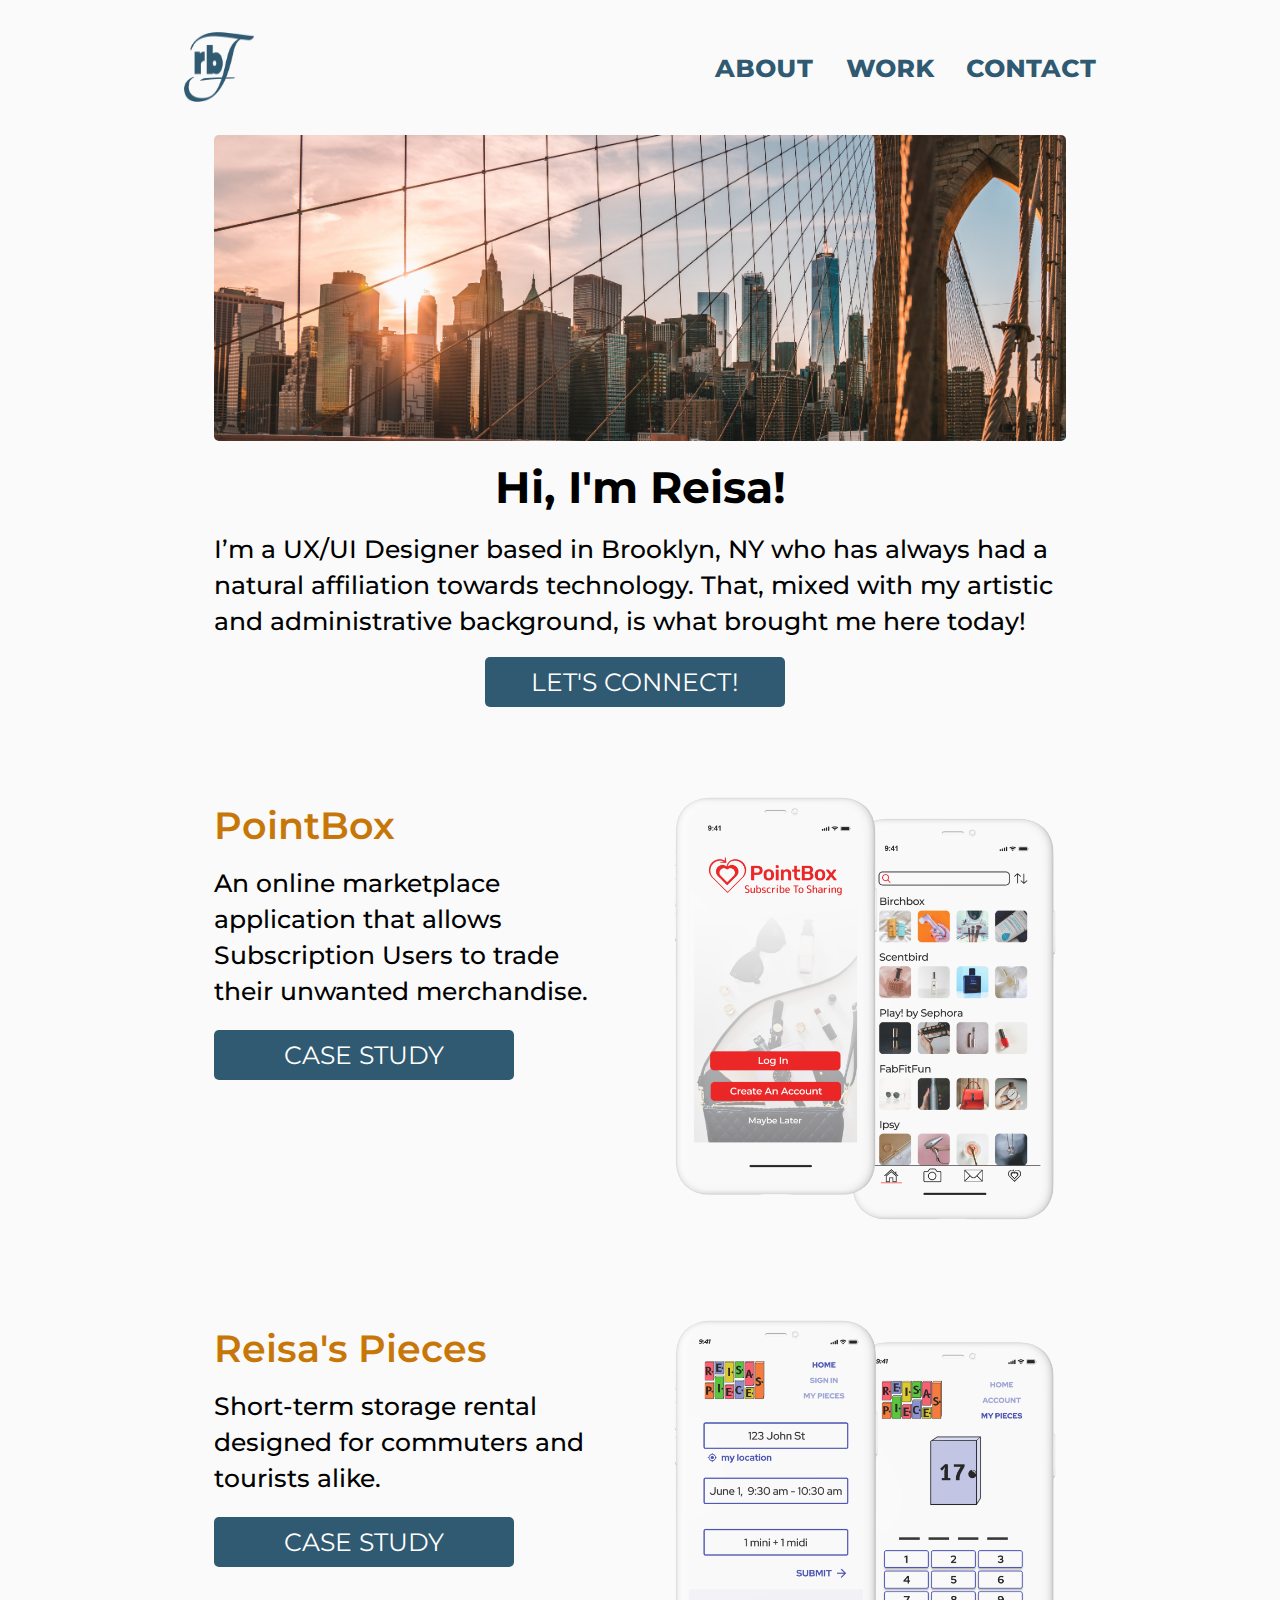
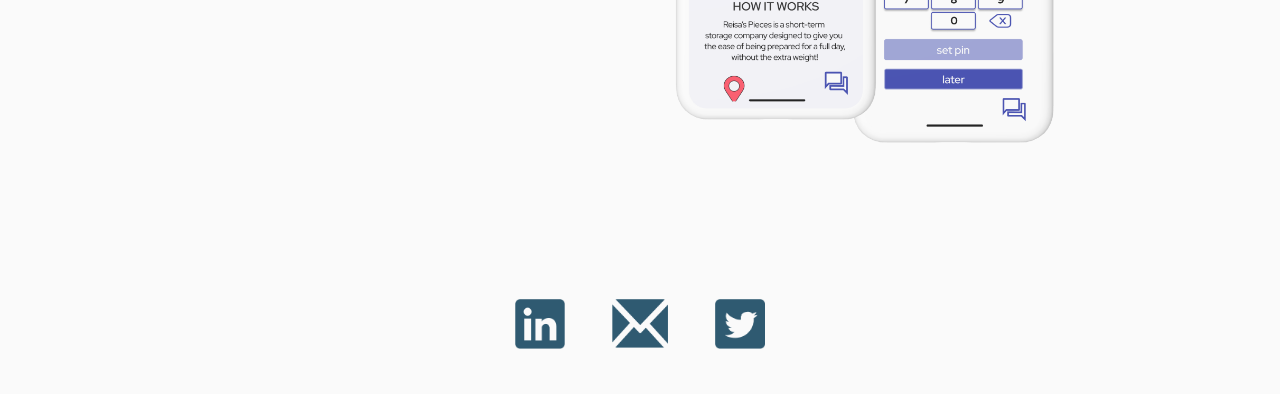
<file: index.html>
<!DOCTYPE html>
<html lang="en">
  <head>
    <meta name="viewport" content="width=device-width, initial-scale=1">
    <title>Reisa Brooke</title>
    <link rel="stylesheet" href="css/reset.css">
    <link rel="stylesheet" href="css/style.css">
    <link href="https://fonts.googleapis.com/css2?family=Montserrat:wght@400;500;700&display=swap" rel="stylesheet">
    <link rel="icon" type="image/png" href="/images/favicon.png" />
  </head>
  <body>
    <nav>
      <div class="logo">
        <a href="index.html"><img src="./images/RBF_Logo.png" alt="Personalized RBF Logo"></a>
      </div>
      <div class="links">
        <a href="about.html">about</a>
        <a href="#project">work</a>
        <a href="contact.html">contact</a>
      </div>
    </nav>
    <div class="verticalalignment">
<!-- Personal Intro -->
      <section class="introindex">
        <div class="HeroImage"><img src="./images/LinkedInBackgroundShort.jpg" alt="Picture of Reisa laughing"></div>
        <div class="bioindex">
          <h1 class="reisa">Hi, I'm Reisa!</h1>
          <p>I’m a UX/UI Designer based in Brooklyn, NY who has always had a natural affiliation towards technology. That, mixed with my artistic and administrative background, is what brought me here today!</p>
          <form action="contact.html"><button class="indexconnectbtn">let's connect!</button></form>
        </div>
      </section>
<!-- Case Studies -->
      <a id="project"></a>
      <section class="pbhomepage">
        <div class="PointBoxIndex"><img src="./images/HFM_Homepage.png" alt="PointBox Mockup Screens"></div>
        <div class="pbindex">
          <h3>PointBox</h3>
          <p>An online marketplace application that allows Subscription Users to trade their unwanted merchandise. </p>
          <form action="project.html"><button class="casestudybtn">case study</button></form>
        </div>
      </section>
      <section class="pbhomepage">
        <div class="PointBoxIndex"><img src="./images/RP_Homepage.png" alt="Reisa's Pieces Mockup Screens"></div>
        <div class="pbindex">
          <h3><a id="project"></a>Reisa's Pieces</h3>
          <p>Short-term storage rental designed for commuters and tourists alike.</p>
          <form action="project2.html"><button class="casestudybtn">case study</button></form>
        </div>
      </section>
      <br>
    </div>
    <footer>
      <div class="linkedin"><a href="https://www.linkedin.com/in/reisa-forster/" target="_blank"><img src="./images/LinkedIn.png" alt="LinkedIn Icon"></a></div>
      <div class="mail"><a href="contact.html"><img src="./images/Mail.png" alt="Mail Icon"></a></div>
      <div class="twitter"><a href="https://twitter.com/reisa_brooke" target="_blank"><img src="./images/Twitter.png" alt="Twitter Icon"></a></div>
    </footer>
<!-- Global site tag (gtag.js) - Google Analytics -->
    <script async src="https://www.googletagmanager.com/gtag/js?id=UA-173366020-1"></script>
      <script>
        window.dataLayer = window.dataLayer || [];
        function gtag(){dataLayer.push(arguments);}
        gtag('js', new Date());

        gtag('config', 'UA-173366020-1');
      </script>
  </body>
</html>
</file>
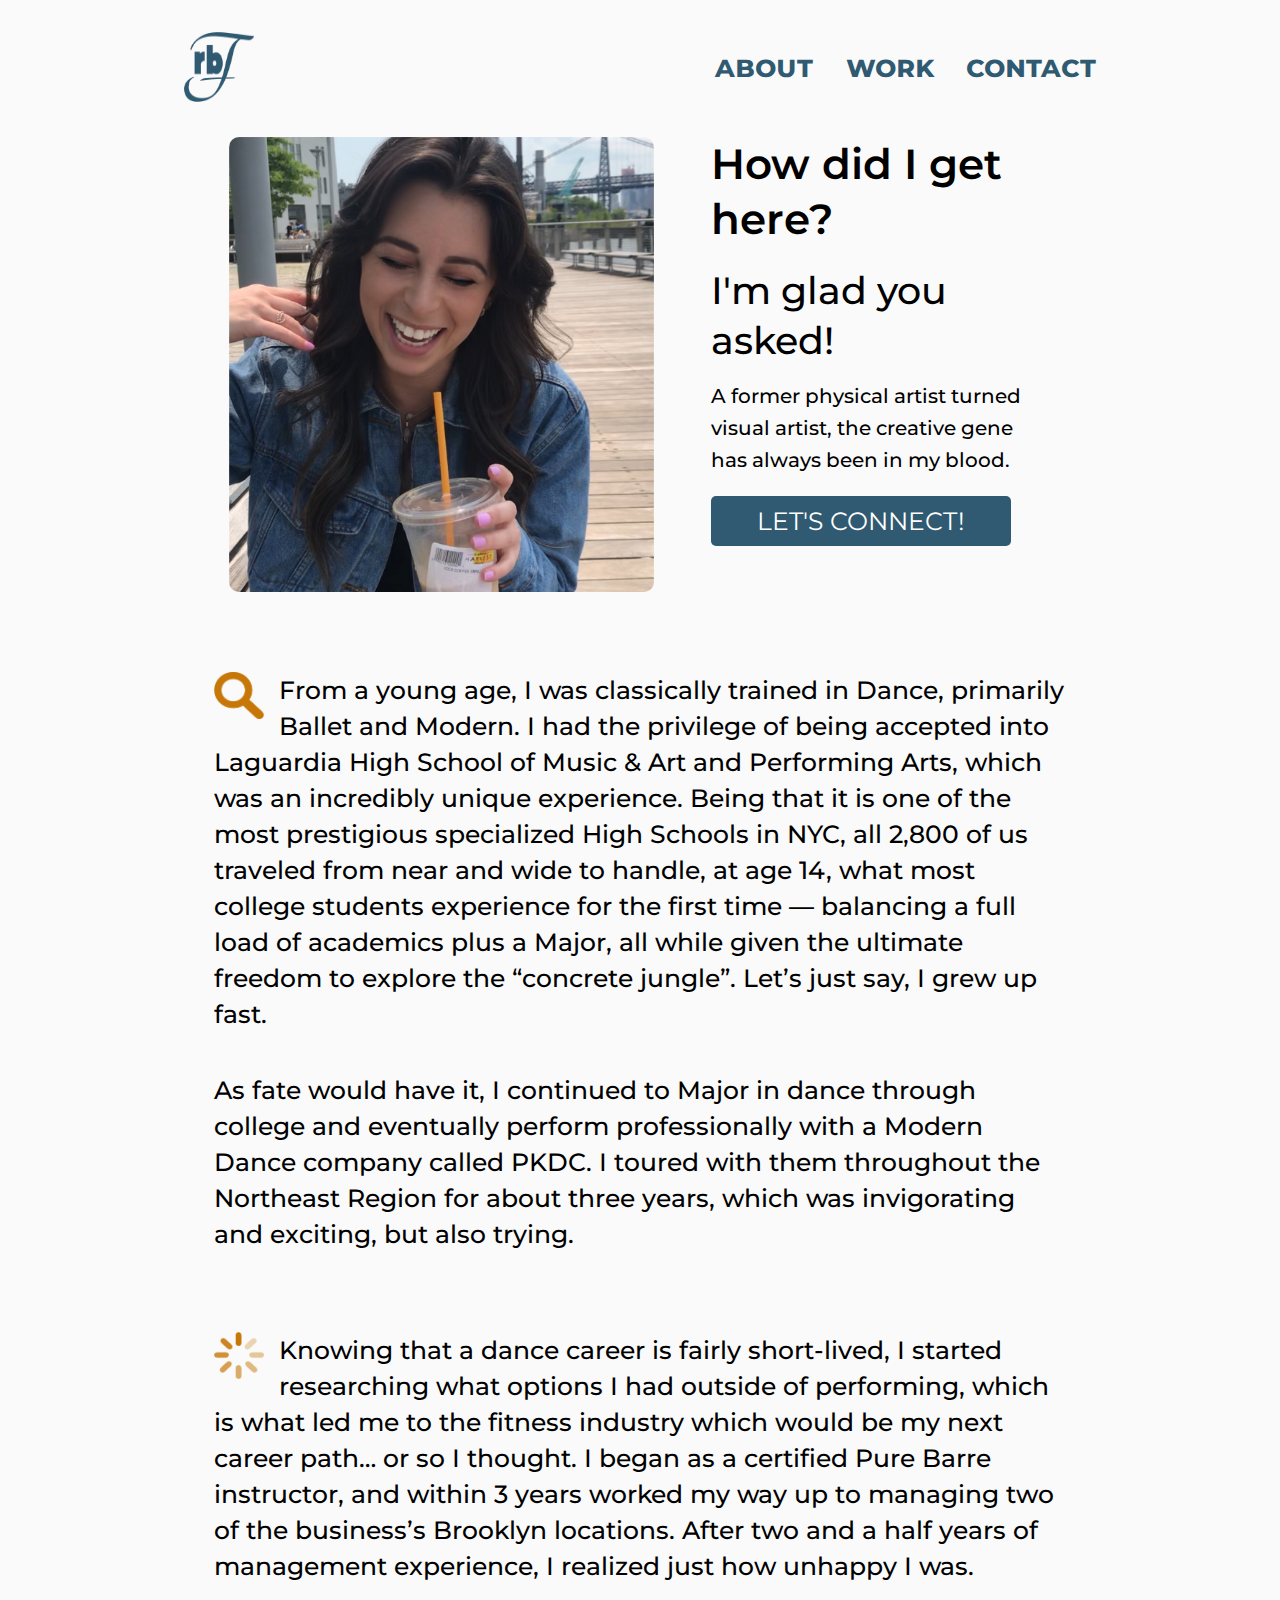
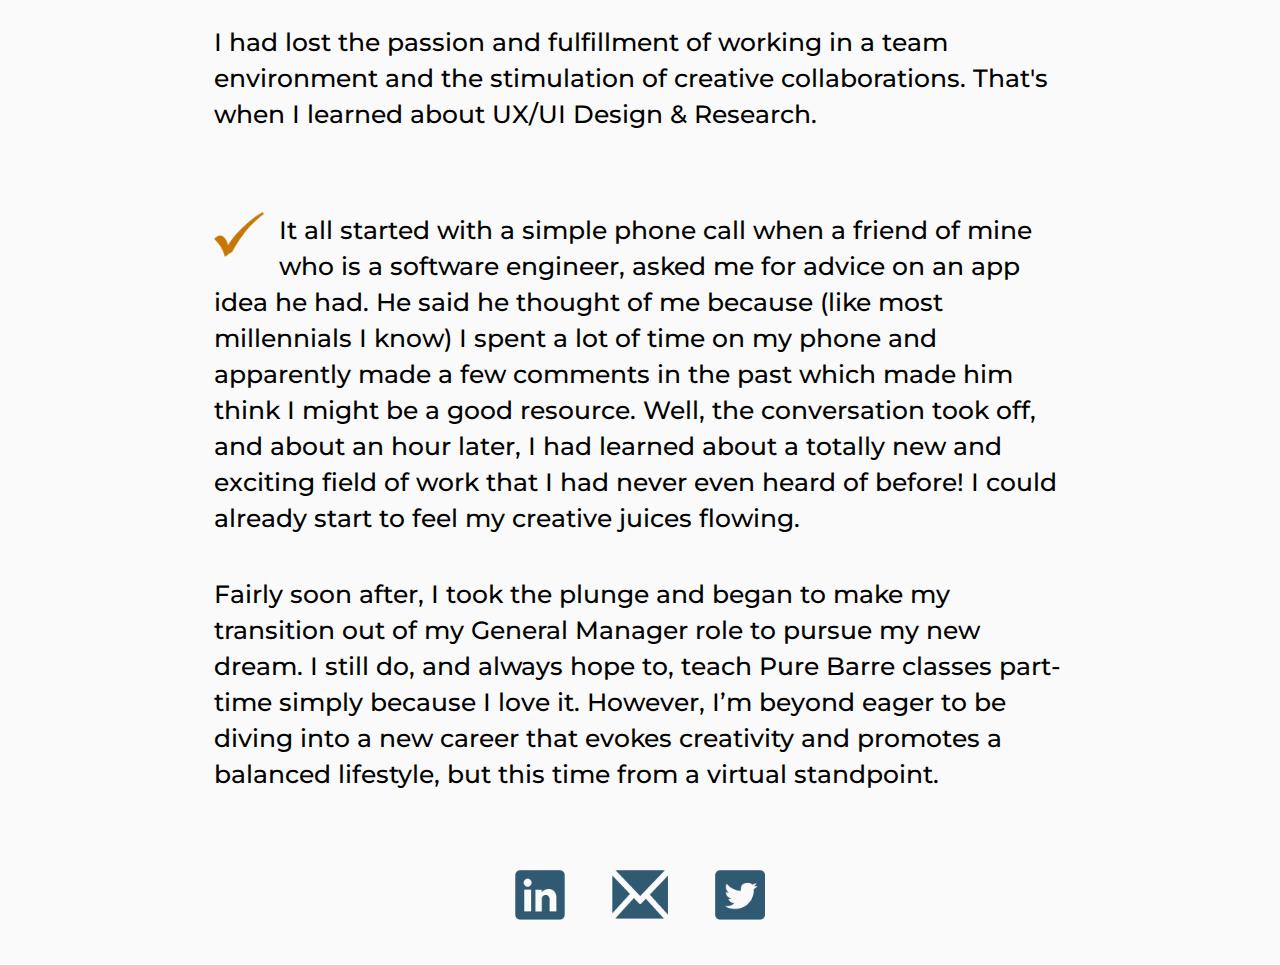
<file: about.html>
<!DOCTYPE html>
<html lang="en">
  <head>
    <meta name="viewport" content="width=device-width, initial-scale=1">
    <title>Reisa Brooke</title>
    <link rel="stylesheet" href="css/reset.css">
    <link rel="stylesheet" href="css/style.css">
    <link href="https://fonts.googleapis.com/css2?family=Montserrat:wght@400;500;700&display=swap" rel="stylesheet">
    <link rel="icon" type="image/png" href="/images/favicon.png" />
  </head>
  <body>
    <nav>
      <div class="logo">
        <a href="index.html"><img src="./images/RBF_Logo.png" alt="Personalized RBF Logo"></a>
      </div>
      <div class="links">
        <a href="about.html">about</a>
        <a href="index.html#project">work</a>
        <a href="contact.html">contact</a>
      </div>
    </nav>
<!-- Bio Intro -->
    <section class="intro">
      <div class="SubheroImage"><img src="./images/About.jpg" alt="Picture of Reisa standing"></div>
      <div class="bio">
        <h1 class="how">How did I get here?</h1>
        <h1 class="glad">I'm glad you asked!</h1>
        <p class="subbio">A former physical artist turned visual artist, the creative gene has always been in my blood.</p>
        <form action="contact.html"><button class="biobtn">let's connect!</button></form>
      </div>
    </section>
<!-- Bio Body -->
    <div class="uxjourney">
      <section>
        <div class="search"><img src="./images/Search.png" alt="Magnifying Glass"></div>
        <p>From a young age, I was classically trained in Dance, primarily Ballet and Modern. I had the privilege of being accepted into Laguardia High School of Music & Art and Performing Arts, which was an incredibly unique experience. Being that it is one of the most prestigious specialized High Schools in NYC, all 2,800 of us traveled from near and wide to handle, at age 14, what most college students experience for the first time — balancing a full load of academics plus a Major, all while given the ultimate freedom to explore the “concrete jungle”. Let’s just say, I grew up fast.</p>
        <br>
        <p>As fate would have it, I continued to Major in dance through college and eventually perform professionally with a Modern Dance company called PKDC. I toured with them throughout the Northeast Region for about three years, which was invigorating and exciting, but also trying.</p>
      </section>
      <section>
        <div class="load"><img src="./images/Loading.png" alt="Loading Wheel"></div>
        <p>Knowing that a dance career is fairly short-lived, I started researching what options I had outside of performing, which is what led me to the fitness industry which would be my next career path… or so I thought. I began as a certified Pure Barre instructor, and within 3 years worked my way up to managing two of the business’s Brooklyn locations. After two and a half years of management experience, I realized just how unhappy I was.</p>
        <br>
        <p>I had lost the passion and fulfillment of working in a team environment and the stimulation of creative collaborations. That's when I learned about UX/UI Design & Research.</p>
      </section>
      <section>
        <div class="done"><img src="./images/Done.png" alt="Checkmark"></div>
        <p>It all started with a simple phone call when a friend of mine who is a software engineer, asked me for advice on an app idea he had. He said he thought of me because (like most millennials I know) I spent a lot of time on my phone and apparently made a few comments in the past which made him think I might be a good resource. Well, the conversation took off, and about an hour later, I had learned about a totally new and exciting field of work that I had never even heard of before! I could already start to feel my creative juices flowing.</p>
        <br>
        <p>Fairly soon after, I took the plunge and began to make my transition out of my General Manager role to pursue my new dream. I still do, and always hope to, teach Pure Barre classes part-time simply because I love it. However, I’m beyond eager to be diving into a new career that evokes creativity and promotes a balanced lifestyle, but this time from a virtual standpoint.</p>
      </section>
    </div>
    <footer>
      <div class="linkedin"><a href="https://www.linkedin.com/in/reisa-forster/" target="_blank"><img src="./images/LinkedIn.png" alt="LinkedIn Icon"></a></div>
      <div class="mail"><a href="contact.html"><img src="./images/Mail.png" alt="Mail Icon"></a></div>
      <div class="twitter"><a href="https://twitter.com/reisa_brooke" target="_blank"><img src="./images/Twitter.png" alt="Twitter Icon"></a></div>
    </footer>
<!-- Global site tag (gtag.js) - Google Analytics -->
    <script async src="https://www.googletagmanager.com/gtag/js?id=UA-173366020-1"></script>
      <script>
        window.dataLayer = window.dataLayer || [];
        function gtag(){dataLayer.push(arguments);}
        gtag('js', new Date());

        gtag('config', 'UA-173366020-1');
      </script>
  </body>
</html>
</file>
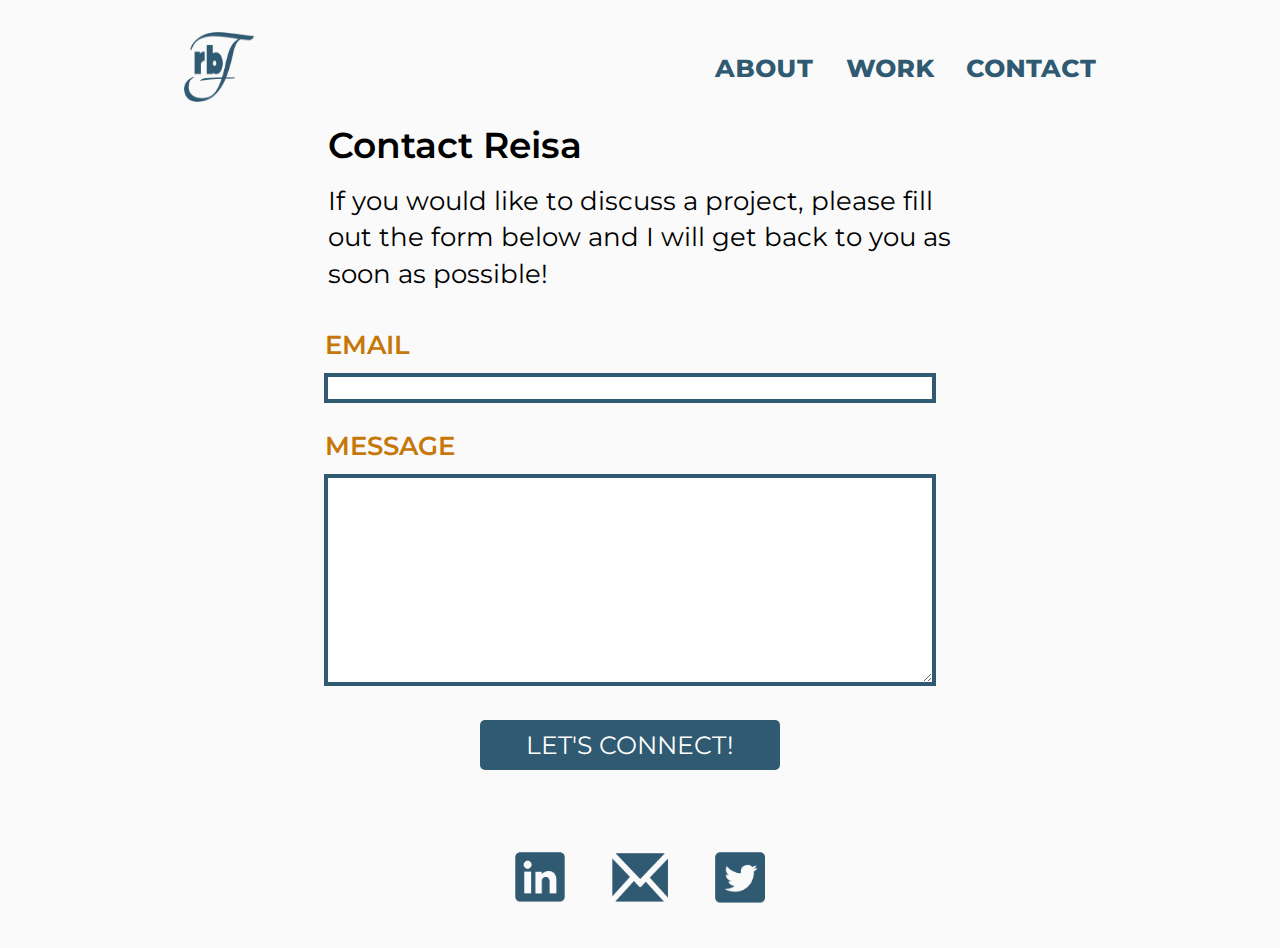
<file: contact.html>
<!DOCTYPE html>
<html lang="en">
  <head>
    <meta name="viewport" content="width=device-width, initial-scale=1">
    <title>Reisa Brooke</title>
    <link rel="stylesheet" href="css/reset.css">
    <link rel="stylesheet" href="css/style.css">
    <link href="https://fonts.googleapis.com/css2?family=Montserrat:wght@400;500;700&display=swap" rel="stylesheet">
    <link rel="icon" type="image/png" href="/images/favicon.png" />
  </head>
  <body>
    <nav>
      <div class="logo">
        <a href="index.html"><img src="./images/RBF_Logo.png" alt="Personalized RBF Logo"></a>
      </div>
      <div class="links">
        <a href="about.html">about</a>
        <a href="index.html#project">work</a>
        <a href="contact.html">contact</a>
      </div>
    </nav>
<!-- blurb -->
    <section class="blurbsection">
      <p class="blurbtitle">Contact Reisa</p>
      <p class="blurb">If you would like to discuss a project, please fill out the form below and I will get back to you as soon as possible!</p>
    </section>
<!-- contact form -->
    <section class="contactform">
      <form
        action="https://formspree.io/mayplzbw"
        method="POST"
      >
        <label class="emailbox">
          <span class="email">
            email
          </span>
          <input type="text" name="_replyto">
        </label>
        <label class="messagebox">
          <span class="message">
            message
          </span>
          <textarea name="message"></textarea>
        </label>
        <div class="contactbtn">
          <button type="submit">Let's Connect!</button>
        </div>
      </form>
    </section>
<!-- Footer -->
    <footer>
      <div class="linkedin"><a href="https://www.linkedin.com/in/reisa-forster/" target="_blank"><img src="./images/LinkedIn.png" alt="LinkedIn Icon"></a></div>
      <div class="mail"><a href="contact.html"><img src="./images/Mail.png" alt="Mail Icon"></a></div>
      <div class="twitter"><a href="https://twitter.com/reisa_brooke" target="_blank"><img src="./images/Twitter.png" alt="Twitter Icon"></a></div>
    </footer>
<!-- Global site tag (gtag.js) - Google Analytics -->
    <script async src="https://www.googletagmanager.com/gtag/js?id=UA-173366020-1"></script>
    <script>
      window.dataLayer = window.dataLayer || [];
      function gtag(){dataLayer.push(arguments);}
      gtag('js', new Date());

      gtag('config', 'UA-173366020-1');
    </script>
  </body>
</html>
</file>
<file: css/style.css>
/* Universal CSS applied to ALL pages */

  :root {
    font-size: 14px;
  }

  html {
    overflow-x: hidden;
    scroll-behavior: smooth;
  }

  body {
    background: #FAFAFA;
    padding: 32px;
    max-width: 1400px;
    margin: 0 auto;
    overflow-x: hidden;
  }

  section {
    margin-bottom: 20px;
  }

  p {
    font-family: "Montserrat";
    font-weight: 500;
    margin-bottom: 13px;
    line-height: 1.5rem;
  }

  button {
    font-family: "Montserrat";
    font-weight: 400;
    font-size: 15px;
    color: #FFFFFF;
    background-color: #2F5A71;
    border: none;
    border-radius: 5px;
    text-transform: uppercase;
    text-align: center;
    margin-right: auto;
    margin-left: auto;
    margin-bottom: -5%;
    margin-top:3%;
    padding: 10px;
    width: 100%;
    cursor: pointer;
  }

  button:hover {
    background-color: #A2B2BB;
    color: #003C5C;
    font-weight: 500;
  }

  h3 {
    font-family: "Montserrat";
    font-weight: 600;
    font-size: 28px;
    margin-bottom: 10px;
    margin-top: 10px;
    color: #C77708;
  }

/* Top Bar */
  nav {
    width: 100%;
    font-size: 1.2rem;
    display: flex;
    justify-content: space-between;
    align-items: center;
  }

  .logo {
    width: 50px;
    height: 40px;
  }

  .logo img {
    width: 100%;
    height: 100%;
  }

  .links {
    font-size: 1.5rem;
  }

  .links a {
    font-variant: small-caps;
    text-decoration: none;
    color: #2F5A71;
    font-family: "Montserrat";
    font-weight: bolder;
  }

  .links a:not(:last-child) {
    margin-right: 10px;
  }

  a:hover {
    color: #A2B2BB;
    text-decoration: underline #2F5A71;
  }

/* Contact Links at bottom */
  footer {
    width: 50%;
    display: flex;
    justify-content: space-between;
    align-items: center;
    margin: 0 auto;
    margin-bottom: 10px;
  }

  .linkedin img {
    width: 40px;
  }

  .mail img {
    width: 45px;
  }

  .twitter img {
    width: 40px;
  }

/* Specific to Homepage (index) */

  .intro {
    display: block;
    align-items: center;
  }

  /* My Homepage Picture */
  .HeroImage img {
    width: 100%;
    height: 100%;
    margin-bottom: 15px;
    margin-top: 20px;
    margin-right: 10px;
    border-radius: 5px;
  }

  /* H1 */
  .reisa {
    font-family: "Montserrat";
    font-weight: 700;
    font-size: 36px;
    margin-bottom: 15px;
    text-align: center;
  }

  .indexconnectbtn {
    margin-top: -5%;
  }

  .PointBoxIndex {
    display: block;
    margin-left: auto;
    margin-right: 10px;
  }

  .PointBoxIndex img {
    width:100%;
    height: 100%;
  }

  .casestudybtn {
    margin-top: -5%;
  }

/* CSS specific to PointBox Case Study (project) */

  h2 {
    font-family: "Montserrat";
    font-weight: 600;
    font-size: 26px;
    margin-bottom: 10px;
    color: #C77708;
    padding-top: 10px;
    line-height: 1.5;
  }

  hr {
    border: 1px solid #2F5A71;
  }

  .problemsolutionsection {
    padding-bottom: 5px;
  }

  h4 {
    font-family: "Montserrat";
    font-weight: 600;
    font-size: 16px;
    margin-top: 10px;
    margin-bottom: 5px;
    line-height: 1.3rem;
  }

  form {
    margin-bottom: 10px;
    margin: 0 auto;
  }

  .quote {
    display: flex;
    align-items: center;
    margin-top: 3%;
    margin-bottom: .5rem;
  }

  .callout {
    font-size: 20px;
    line-height: 1.2;
    text-align: center;
    margin-top: 10px;
    margin-bottom: 10px;
  }

  .parenthasis {
    font-size: 100px;
    font-weight: lighter;
    margin-top: -2%;
    max-width: 90%;
    margin-right: auto;
    margin-left: auto;
  }

  /* Display 3 buttons horizontally */
    .threecombo {
      margin-top: -10px;
      margin-right: auto;
      margin-left: auto;
    }

    .threecombobtn {
      margin-top: -5%;
    }

  /* Background of Specific Sections */
  .backgroundcolored {
    margin: 0 -9999rem;
    margin-bottom: 20px;
    padding: 1rem 9999rem;
    padding-top: 2rem;
    background: #F5EDE2;

  }

  /* H1 */
  .pointboxtitle {
    font-weight: 700;
    font-size: 30px;
    margin-bottom: 10px;
    text-align: center;
    padding-top: 20px;
    font-family: "Montserrat";
  }

  /* Description of app */
  .whatPBIs {
    font-family: "Montserrat";
    text-align: center;
  }

  .pbprototypebtn {
    margin-top: -5%;
    margin-bottom: -10%;
  }

  .PBHeader img {
    width: 100%;
    height: 100%;
    display: block;
    padding-top: 25px;
  }

  /* Process Section */
  .processSection {
    margin-top: 25px;
  }

  /* Competitive Analysis Section */
    .swot {
      width: 100%;
      display: flex;
      justify-content: space-between;
      align-items: center;
      margin-bottom: 10px;
    }

    .swot1 img {
      width: 90%;
    }

    .swot2 img {
      width: 90%;
    }

    .swot3 img {
      width: 90%;
    }


  /* User Research Section */
    .surveystatsB {
      display: flex;
      justify-content: space-around;
      padding-top: 1%;
      padding-left: 15%;
      font-family: "Montserrat";
      width: 80%;
    }

    .stat1B {
      font-weight: 800;
      width: 40%;
      
    }

    .stat2B {
      font-weight: 800;
      width: 40%;
    }

    .piecharts img {
      width: 90%;
      display: block;
      margin-bottom: 15px;
    }

    .stat1A {
      display: flex;
      align-items: baseline;
    }

    .stat2A {
      display: flex;
      align-items: baseline;
    }

    .stat3A {
      display: flex;
      align-items: baseline;
    }

    .percent {
      padding-right: 10px;
      padding-top: 10px;
      font-family: "Montserrat";
      font-size: 20px;
      font-weight: bolder;
    }

  /* User Personas Section */
    .userpersonas img {
      width: 100%;
      height: 100%;
    }

    .persona1 {
      display: flex;
      flex-direction: column;
      justify-content: center;
      text-align: center;
      margin: 0 auto;
      margin-bottom: 30px;
      box-shadow: 5px 5px 5px #666666;
    }

    .persona2 {
      display: flex;
      flex-direction: column;
      justify-content: center;
      text-align: center;
      margin: 0 auto;
      box-shadow: 5px 5px 5px #666666;
    }

    .personagf {
      text-align: left;
      padding: 10px;
      margin-left: 10px;
      margin-bottom: 10px;
    }

    .personatitle {
      font-weight: 700;
      font-size: 20px;
      text-align: center;
      color: #FFFFFF;
      justify-content: center;
      padding-top: 20px;
      font-family: "Montserrat";
      line-height: 1.3;
      border-style: solid;
      border-width: 2px #2f5a71cb;
      background-color: #2f5a71cb;
      padding: 10px;
    }

    .personastats {
      border-style: solid;
      border-width: 2px #CCCCCC;
      background-color: #CCCCCC;
      padding: 10px;
    }

    .personatext {
      font-size: 18px;
      margin: -.1%;
      line-height: 1.5;
    }

    .personaquote {
      font-size: 18px;
      font-weight: 800;
      color: #FFFFFF;
      border-style: solid;
      border-width: 2px #2f5a71cb;
      background-color: #2f5a71cb;
      padding: 10px;
    }

    .personacallout {
      font-weight: 600;
      font-size: 20px;
      line-height: 1.2;
      text-align: center;
      margin-top: 10px;
      margin-bottom: 10px;
      margin-top: -.1%;
    }

    .goalbullets {
      color: #2F5A71;
      font-size: 18px;
      margin-top: -5px;
    }

    .frustbullets {
      color: #2F5A71;
      font-size: 18px;
      margin-top: 20px;
    }

  /* User Stories & Flows Section */
  .userflow img {
    width: 100%;
    height: 100%;
    display: block;
    margin-bottom: 15px;
  }

  /* Wireframes & Usability Tests Section */
    .LFM img {
      width: 100%;
      height: 100%;
      margin-right: auto;
      display: block;
      margin-bottom: 5px;
    }

  /* Branding Section */
    .styleguide img {
      width: 100%;
      height: 100%;
      display: block;
      margin-bottom: 15px;
      padding-top: 10px;
    }

    .stylebtn {
      margin-top: -5%;
    }

  /* Preference Tests Section */
    .preferenceTesting {
      text-align: center;
    }

    .pttitle1 {
      text-decoration: underline;
      font-size: 18px;
      font-weight: 700;
    }

    .pttitle2 {
      text-decoration: underline;
      font-size: 18px;
      font-weight: 700;
      margin-top: 25px;
    }
    
    .testone img {
      width: 100%;
      height: 100%;
      display: block;
      margin-bottom: 10px;
    }

    .testtwo img {
      width: 100%;
      height: 100%;
      display: block;
      margin-bottom: 10px;
    }

    .testthree img {
      width: 100%;
      height: 100%;
      display: block;
      margin-bottom: 10px;
    }
  
    .pt1 {
      padding: 5px;
    }
  
    .pt2 {
      padding: 5px;
    }
  
    .pt3 {
      padding: 5px;
    }

  /* High Fidelity Mockups & Usability Tests Section */
    .HFM img {
      width: 100%;
      height: 100%;
      display: block;
      margin-bottom: 5px;
    }

    .HFMsection {
      padding-bottom: 15px;
    }

  /* Conclusion Section */
  .conclusionsection {
    margin-bottom: 30px;
    padding-top: 20px;
  }
    
  /* Back To Top Link */
    .backtotop {
      font-size: 1.5rem;
      margin-bottom: 3rem;
      width: 100%;
      display: flex;
      justify-content: center;
    }
  
    .backtotop a {
      font-variant: small-caps;
      text-decoration: none;
      color: #2F5A71;
      font-family: "Montserrat";
      font-weight: bolder;
    }

    .backtotop a:hover {
      color: #A2B2BB;
      text-decoration: underline #2F5A71;
    }

/* CSS specific to Bio page */

  /* My Bio Picture */
  .SubheroImage img {
    width: 100%;
    height: 100%;
    margin-bottom: 20px;
    margin-right: 10px;
    float: left;
    border-radius: 10px;
  }

  /* Picture Subtitle */
    .how {
      font-family: "Montserrat";
      font-weight: 600;
      font-size: 26px;
      margin-bottom: 10px;
      margin-top: 15px;
      line-height: 2.2rem;
      text-align: center;
    }

    .glad {
      font-family: "Montserrat";
      font-weight: 500;
      font-size: 24px;
      margin-bottom: 10px;
      line-height: 2rem;
      text-align: center;
    }

    .subbio {
      font-family: "Montserrat";
      text-align: center;
      font-size: 16px;
      font-weight: 200;
      line-height: 1.6rem;
    }

    .biobtn {
      margin-top: -5%;
    }

  .uxjourney {
    display: inline-block;
    padding-bottom: 13px;
  }

  /* Bio Icons */
    .search img {
      width: 9%;
      height: 9%;
      float: left;
      padding-right: 15px;
    }

    .load img {
      width: 10%;
      height: 10%;
      float: left;
      padding-right: 15px;
    }

    .done img {
      width: 10%;
      height: 10%;
      float: left;
      padding-right: 15px;
    }

/* CSS specific to Contact Form */

  .blurbsection {
    margin-bottom: -5px;
  }

  .blurb {
    width: 83%;
    font-family: "Montserrat";
    font-weight: 500;
    font-size: 14px;
    margin-top: 20px;
    margin-left: auto;
    margin-right: auto;
  }

  .blurbtitle {
    width: 83%;
    font-family: "Montserrat";
    font-weight: 600;
    font-size: 25px;
    margin-top: 25px;
    margin-left: auto;
    margin-right: auto;
  }

  form {
    width: 100%;
    text-transform: uppercase;
    text-align: center;
    display: inline-block;
    margin-left: -1.5rem;
    font-family: "Montserrat";
    font-weight: 600;
    font-size: 14px;
    padding: 20px;
  }

  label {
    color: #C77708;
    font-size: 18px;
  }

  /* Email section */
    .email {
      padding-bottom: 15px;
      text-align: left;
      width: 83%;
      justify-content: center;
      margin: 0 auto;
    }

    input {
      width: 80%;
      height: 20px;
      border-color: #2F5A71;
      border-width: .2rem;
      margin-bottom: 25px;
      border-style: solid;
      justify-content: center;
      margin: 0 auto;
    }

    .emailbox {
      display: flex;
      flex-direction: column;
      align-items: flex-start;
      margin-bottom: 30px;
    }

  /* Message section */
    .message {
      padding-bottom: 15px;
      text-align: left;
      width: 83%;
      justify-content: center;
      margin: 0 auto;
    }

    textarea {
      width: 80%;
      height: 200px;
      border-color: #2F5A71;
      border-width: .2rem;
      margin-bottom: 25px;
      border-style: solid;
      justify-content: center;
      margin: 0 auto;
    }

    .messagebox {
      display: flex;
      flex-direction: column;
      align-items: flex-start;
      margin-bottom: 25px;
    }

  .contactbtn {
    width: 83%;
    margin-right: auto;
    margin-left: auto;
    margin-bottom: 10px;
  }

/* CSS specific to Reisa's Pieces Case Study (project2) */

  ul {
    list-style-type: square;
    font-family: "Montserrat";
    font-weight: 500;
    margin-bottom: 13px;
    line-height: 1.5rem;
    margin-top: -10px;
  }

  .askingforafriend {
    font-weight: 600;
  }

  /* User Research Section */
    .statB2 {
      font-weight: 800;
      padding-right: 20px;
      width: 1000px;
    }

    .PieChart1 img {
      width: 100px;
      margin-top: -5px;
    }

    .PieChart2 img {
      width: 100px;
      margin-top: -5px;
    }

    .PieChart3 img {
      width: 100px;
      margin-top: -5px;
    }

    .Y_NChart img {
      float: right;
      width: 40px;
    }

    .ynsection {
      padding-bottom: 25px;
    }

    .surveydisplay {
      padding-top: 20px;
      display: flex;
      flex-direction: row-reverse;
      text-align: center;
    }

  /* User Personas Section */
    .personatitle2 {
      font-weight: 700;
      font-size: 20px;
      text-align: center;
      color: #FFFFFF;
      justify-content: center;
      padding-top: 20px;
      font-family: "Montserrat";
      line-height: 1.3;
      border-style: solid;
      border-width: 2px #2f5a71cb;
      background-color: #2f5a71cb;
      padding: 10px;
    }

    .personaquote2 {
      font-size: 18px;
      font-weight: 800;
      color: #FFFFFF;
      border-style: solid;
      border-width: 2px #2f5a71cb;
      background-color: #2f5a71cb;
      padding: 10px;
    }

    .goalbullets2 {
      color: #2F5A71;
      font-size: 18px;
      margin-top: -5px;
    }

    .frustbullets2 {
      color: #2F5A71;
      font-size: 18px;
      margin-top: 20px;
    }

    .personaA {
      display: flex;
      flex-direction: column;
      justify-content: center;
      text-align: center;
      margin: 0 auto;
      margin-bottom: 30px;
      box-shadow: 5px 5px 5px #666666;
    }

    .personaB {
      display: flex;
      flex-direction: column;
      justify-content: center;
      text-align: center;
      margin: 0 auto;
      margin-bottom: 30px;
      box-shadow: 5px 5px 5px #666666;
    }

    .personaC {
      display: flex;
      flex-direction: column;
      justify-content: center;
      text-align: center;
      margin: 0 auto;
      box-shadow: 5px 5px 5px #666666;
    }

    .personastats2 {
      border-style: solid;
      border-width: 2px #CCCCCC;
      background-color: #CCCCCC;
      padding: 10px;
    }

    .personagf2 {
      text-align: left;
      padding: 10px;
      margin-left: 10px;
      margin-bottom: 10px;
    }

    .userflowsection {
      padding-top: 20px;
    }

    /* Wireframes & Usability Tests Section */
    .RPLFM1 img {
      width: 100%;
      height: 100%;
      margin-right: auto;
      display: block;
      margin-bottom: 20px;
      box-shadow: 5px 5px 5px #666666;
    }

    .RPLFM2 img {
      width: 100%;
      height: 100%;
      margin-right: auto;
      display: block;
      margin-bottom: 5px;
      box-shadow: 5px 5px 5px #666666;
    }

    .styleguiderental img {
      width: 75%;
    }

    .journeymap img {
      width: 100%;
    }

    .draftone img {
      width: 75%;
      align-content: center;
      margin: 0 auto;
      display: block;
      margin-bottom: 15px;
    }


@media screen and (min-width: 768px) {
/* Universal CSS applied to ALL pages */

  :root {
    font-size: 20px;
  }

  section {
    margin-bottom: 35px;
    margin-left: auto;
    margin-right: auto;
    width: 85%;
  }

  p {
    font-size: 22px;
    margin-bottom: 20px;
    font-weight: 500;
    line-height: 1.6rem;
  }

  button {
    font-size: 20px;
  }

  h3 {
    font-size: 38px;
    margin-bottom: 20px;
  }

  /* Top Bar */
    nav {
      width: 85%;
      margin-left: auto;
      margin-right: auto;
      margin-bottom: 20px;
    }

    .logo {
      width: 3rem;
      height: 3rem;
    }

    .links a:not(:last-child) {
      margin-right: 25px;
    }

  /* Contact Links at bottom */
    footer {
      max-width: 250px;
      padding-top: 25px;
    }

    .linkedin img {
      width: 50px;
    }

    .mail img {
      width: 56px;
    }

    .twitter img {
      width: 50px;
    }

/* Specific to Homepage (index) */

  .verticalalignment {
    display: flex;
    flex-direction: column;
  }

  /* My Index Picture */
    .HeroImage img {
      margin-top: 5%;
    }

  /* H1 */
  .reisa {
    font-size: 44px;
    line-height: 1.3;
  }

  .indexconnectbtn {
    margin-bottom: 10px;
    margin-left: .5rem;
  }

  .introindex {
      margin-top: -30px;
    }

  button.indexconnectbtn {
    max-width: 300px;
  }

  button.casestudybtn {
    max-width: 300px;
  }

  .pbhomepage {
    display: flex;
    flex-direction: row-reverse;
    align-items: flex-start;
    justify-content: space-evenly;
  }

  .PointBoxIndex img {
    width:100%;
    float: right;
    padding-bottom: 40px;
  }

  .PointBoxIndex {
    width: 45%;
  }

  .pbindex {
    max-width: 45%;
    float: left;
  }

  .casestudybtn {
    float: left;
    margin-left: .5rem;
  }

/* CSS specific to PointBox Case Study */

  h2 {
    font-size: 36px;
    padding-bottom: 5px;
  }

  h4 {
    font-size: 25px;
    line-height: 1.5rem;
    font-weight: 600px;
  }

  /* H1 */
  .pointboxtitle {
    font-size: 40px;
    padding-bottom: 5px;
  }

  .PBHeader img {
    padding-bottom: 25px;
    padding-top: 10px;
    display: block;
    margin-left: auto;
    margin-right: auto;
    width: 75%;
  }

  /* Description of app */
  .whatPBIs {
    font-size: 20px;
    margin-top: 5px;
    margin-left: auto;
    margin-right: auto;
    width: 75%;
  }

  .pbprototypebtn {
    margin-top: -2%;
    margin-right: auto;
    margin-left: 3%;
    max-width: 300px;
  }

  .callout {
    font-size: 30px;
    font-weight: bolder;
    line-height: 1.2;
    align-content: center;
  }

  .parenthasis {
    margin-top: -4%;
    font-size: 150px;
  }

  .quote {
    padding-top: 3%;
    margin-bottom: 3%;
  }

  /* Display 3 buttons horizontally */
  .threecombo {
    display: flex;
    width: 100%;
    justify-content: center;
    margin: 0 auto;
  }

  .threecombobtn {
    min-width: 200px;
    max-width: 350px;
    margin-left: 15px;
    margin-right: 15px;
  }

  .processSection {
    padding-top: 35px;
    padding-bottom: 5px;
  }

  /* Competitive Analysis Section */
    .swot {
      max-width: 90%;
      justify-content: space-evenly;
      margin: 0 auto;
      padding-top: 15px;
      padding-bottom: 15px;
    }

  /* User Research Section */
    .userpersonassection {
      padding-top: 20px;
    }

    .stat1A {
      flex-direction: column;
      width: 50%;
      padding-right: 10%;
    }

    .stat2A {
      flex-direction: column;
      width: 50%;
      padding-right: 10%;
    }

    .stat3A {
      flex-direction: column;
      width: 50%;
    }

    .percent {
      padding-bottom: 10px;
      font-size: 36px;
    }

    .surveystatsA {
      display: flex;
      justify-content: stretch;    
      max-width: 115%;
      margin: 0 auto;
      padding-bottom: 10px;
    }

    .surveystatsB {
      padding-top: 3%;
    }

  /* User Personas Tests Section */  
  .userpersonas {
    padding-top: 20px;
    padding-bottom: 25px;
    width: 65%;
    margin: 0 auto;
    align-items: stretch;
  }

  /* User Stories & Flows Section */
  .userflow img {
    margin-bottom: 25px;
  }

  .userstories {
    margin-bottom: 25px;
  }

  .wireframesSection {
    padding-top: 35px;
    padding-bottom: 20px;
  }

  /* Branding Section */
    .styleguide img {
      display: block;
      margin-left: auto;
      margin-right: auto;
      width: 75%;
    }

    .stylebtn {
      margin-top: -15px;
      margin-left: 3%;
      max-width: 300px;
    }

  .preferenceTesting {
    display: block;
    margin-left: auto;
    margin-right: auto;
    width: 75%;
  }

  .LFM img {
    margin-left: auto;
    margin-right: auto;
    margin-bottom: 25px;
    padding-top: 15px;
    width: 75%;
  }

  /* High Fidelity Mockups & Usability Tests Section */
    .ptdescription {
      font-size: 23px;
      text-align: center;
    }

    .pttitle1 {
      text-decoration: underline;
      font-size: 30px;
      margin-top: 30px;
    }

    .pttitle2 {
      text-decoration: underline;
      font-size: 30px;
      margin-top: 50px;
    }

    .testone img {
      margin-bottom: 20px;
    }

    .testtwo img {
      margin-bottom: 20px;
    }

    .testthree img {
      margin-bottom: 20px;
    }

  /* High Fidelity Mockups & Usability Tests Section */
    .HFM img {
      margin-left: auto;
      margin-right: auto;
      margin-bottom: 25px;
      padding-top: 15px;
      width: 75%;
    }
    
    .HFMsection {
      padding-top: 25px;
      padding-bottom: 50px;
    }

    .conclusionsection {
      padding-top: 35px;
    }

  /* Back To Top Link */
  .backtotop {
    padding-top: 10px;
    margin-bottom: 20px;
    max-width: 50%;
  }

/* CSS specific to Bio */

  /* My Bio Picture */
    .SubheroImage img {
      margin-top: 15px;
    }

    .SubheroImage {
      width: 50%;
      display: inline-block;
    }

  .bio {
    float: right;
    width: 40%;
    display: inline-block;
    padding-left: 5%;
  }

  .intro {
    display: flex;
    flex-direction: row;  
    align-items: flex-start;
    justify-content: space-evenly;
  }

  /* Picture Subtitle */
    .how {
      text-align: left;
      font-size: 42px;
      padding-bottom: 10px;
      line-height: 1.3;
    }
    .glad {
    text-align: left;
    font-size: 38px;
    line-height: 1.3;
    padding-bottom: 5px;
    }

    .subbio {
    text-align: left;
    font-size: 20px;
    font-weight: 500;
    }

    .biobtn {
      float: left;
      margin-left: 3%;
      margin-top: -20px;
      max-width: 300px;
    }
    
  .uxjourney {
    margin-bottom: -20px;
  }
  
  /* Bio Icons */
    .search img {
      max-width: 50px;
    }

    .load img {
      max-width: 50px;
    }

    .done img {
      max-width: 50px;
    }

/* CSS specific to Contact Form */

  .blurb {
    width: 75%;
    font-size: 26px;
    line-height: 1.4;
    font-weight: 400;
  }

  .blurbtitle {
    width: 75%;
    font-weight: 600;
    font-size: 32px;
  }

  label {
    font-size: 26px;
  }

  .contactbtn {
    width: 72%;
    margin-bottom: -20px;
    margin-top: 10px;
    margin-right: auto;
    margin-left: auto;
    max-width: 300px;
  }

  /* Email section */
    .email {
      text-align: left;
      width: 72%;
      margin: 0 auto;
    }

    input {
      width: 70%;
    }

  /* Message section */
    .message {
      text-align: left;
      width: 72%;
      margin: 0 auto;
    }

    textarea {
      width: 70%;
    }

  /* CSS specific to Reisa's Pieces Case Study (project2) */

    ul {
      font-size: 22px;
      margin-bottom: 20px;
      font-weight: 500;
      line-height: 1.6rem;
    }

    /* User Research Section */
      .surveystatsAB {
        display: flex;
        justify-content: stretch;    
        max-width: 115%;
        margin: 0 auto;
        padding-bottom: 30px;
      }

      .PieChart1 img {
        width: 200px;
      }

      .PieChart2 img {
        width: 200px;
      }

      .PieChart3 img {
        width: 200px;
      }
      
      .statB2 {
        padding-right: 50px;
      }

      .surveydisplay {
        padding-bottom: 50px;
      }

      .Y_NChart img {
        width: 90px;
      }
  
      .ynsection {
        padding-bottom: 75px;
      }

      .styleguiderental img {
        display: block;
        margin-left: auto;
        margin-right: auto;
        width: 60%;
      }
  }


@media screen and (min-width: 992px) {
/* Universal CSS applied to ALL pages */

  /* Top Bar */
    nav {
      width: 75%;
      margin-left: auto;
      margin-right: auto;
    }

    .logo {
      width: 3.5rem;
      height: 3.5rem;
    }

  section {
    padding-bottom: 25px;
    margin-left: auto;
    margin-right: auto;
    width: 70%;
  }

  hr {
    width: 85%;
  }

  /* Contact Links at bottom */
  footer {
    padding-top: 35px;
  }

  .problemsolutionsection {
    display: flex;
    justify-content: space-between;
    margin-bottom: -5px;
  }

  .problemsection {
    max-width: 50%;
    margin-right: 75px;
  }

  .solutionsection {
    max-width: 50%;
  }

  p {
    font-size: 25px;
    line-height: 1.8rem;
  }

/* CSS specific to PointBox Case Study (project) */

  .PBHeader img {
    max-width: 650px;
    margin-top: 25px;
  }

  .pointboxtitle {
    padding-top: 15px;
    font-size: 44px;
  }

  /* Description of app */
  .whatPBIs {
    max-width: 650px;
  }

  button {
    font-size: 25px;
  }

  h2 {
    font-size: 40px;
    padding-bottom: 15px;
    padding-top: 20px;
  }

  h3 {
    font-size: 38px;
    margin-bottom: 20px;
  }

  .quote {
    padding-top: 3%;
    padding-bottom: 3%;
  }

  .callout {
    font-size: 35px;
  }

  .CompetitiveAnalysisTitle {
    margin-top: -25px;
  }

  .stylebtn {
    margin-top: 10px;
  }

  /* User Personas Tests Section */  
    .userpersonas {
      width: 100%;
      display: flex;
      justify-content: space-evenly;
      align-items: flex-start;
      margin: 0 auto;
    }
  
    .persona1 {
      width: 45%;
    }
  
    .persona2 {
      width: 45%;
    }

    .personatitle {
      min-height: 25px;
      display: flex;
      justify-content: center;
      flex-direction: column;
      font-size: 24px;
    }

    .personatext {
      font-size: 20px;
    }

    .personacallout {
      font-size: 24px;
    }

    .personastats {
      min-height: 115px;
      display: flex;
      justify-content: center;
      flex-direction: column;
      align-content: stretch;
    }

    .personaquote {
      min-height: 100px;
      display: flex;
      justify-content: center;
      flex-direction: column;
      align-content: stretch;
      font-size: 20px;
    }

    .personagf {
      min-height: 325px;
      display: flex;
      justify-content: center;
      flex-direction: column;
      align-content: stretch;
      margin-top: -7%;
      margin-bottom: -7px;
    }

    .goalbullets {
      font-size: 20px;
    }

    .frustbullets {
      font-size: 20px;
    }

    /* Preference Testing Section */
      .pt1 {
        padding: 10px;
      }

      .pt2 {
        padding: 10px;
      }

      .pt3 {
        padding: 10px;
      }

  /* Conclusion Section */
  .conclusionsection {
    margin-bottom: -20px;
  }

/* CSS specific to Bio */
  
  .uxjourney {
    margin-bottom: -50px;
  }

/* CSS specific to Contact Form */

  .blurbsection {
    margin-bottom: -25px;
  }

  .blurb {
    width: 625px;
  }

  .blurbtitle {
    width: 625px;
    font-size: 36px;
  }

  /* Email section */
    .email {
      width: 610px;
      margin: 0 auto;
    }

    input {
      width: 600px;
    }

  /* Message section */
    .message {
      width: 610px;
      margin: 0 auto;
    }

    textarea {
      width: 600px;
    }

    .contactbtn {
      width: 625px;
      margin-right: auto;
      margin-left: auto;
    }

  /* CSS specific to Reisa's Pieces Case Study (project2) */

  ul {
    font-size: 25px;
    line-height: 1.8rem;
  }

  /* User Personas Section */
    .personaA {
      width: 30%;
    }

    .personaB {
      width: 30%;
    }

    .personaC {
      width: 30%;
    }

    .personatitle2 {
      min-height: 70px;
      display: flex;
      justify-content: center;
      flex-direction: column;
      font-size: 24px;
    }

    .personaquote2 {
      min-height: 175px;
      display: flex;
      justify-content: center;
      flex-direction: column;
      align-content: stretch;
      font-size: 20px;
    }

    .personastats2 {
      min-height: 125px;
      display: flex;
      justify-content: center;
      flex-direction: column;
      align-content: stretch;
    }

    .personagf2 {
      min-height: 525px;
      display: flex;
      justify-content: center;
      flex-direction: column;
      align-content: stretch;
      margin-top: -10%;
      margin-bottom: -7px;
    }

    /* Wireframes & Usability Tests Section */
    .RPLFM {
      width: 100%;
      display: flex;
      justify-content: space-around;
      align-items: flex-start;
      margin: 0 auto;
      margin-left: -5px;
    }

    .RPLFM1 {
      width: 45%;
      display: inline-flex;
    }

    .RPLFM2 {
      width: 45%;
      display: inline-flex;
    }

    .styleguiderental img {
      width: 50%;
    }

    .draft1tests {
      width: 100%;
      display: flex;
      justify-content: space-between;
      align-items: flex-start;
      margin: 0 auto;
    }

    .draft2tests {
      max-width: 650px;
      display: flex;
      justify-content: space-between;
      align-items: flex-start;
      margin: 0 auto;
    }

    .draftone img {
      width: 95%;
      display: inline-flex;
    }
}
</file>
